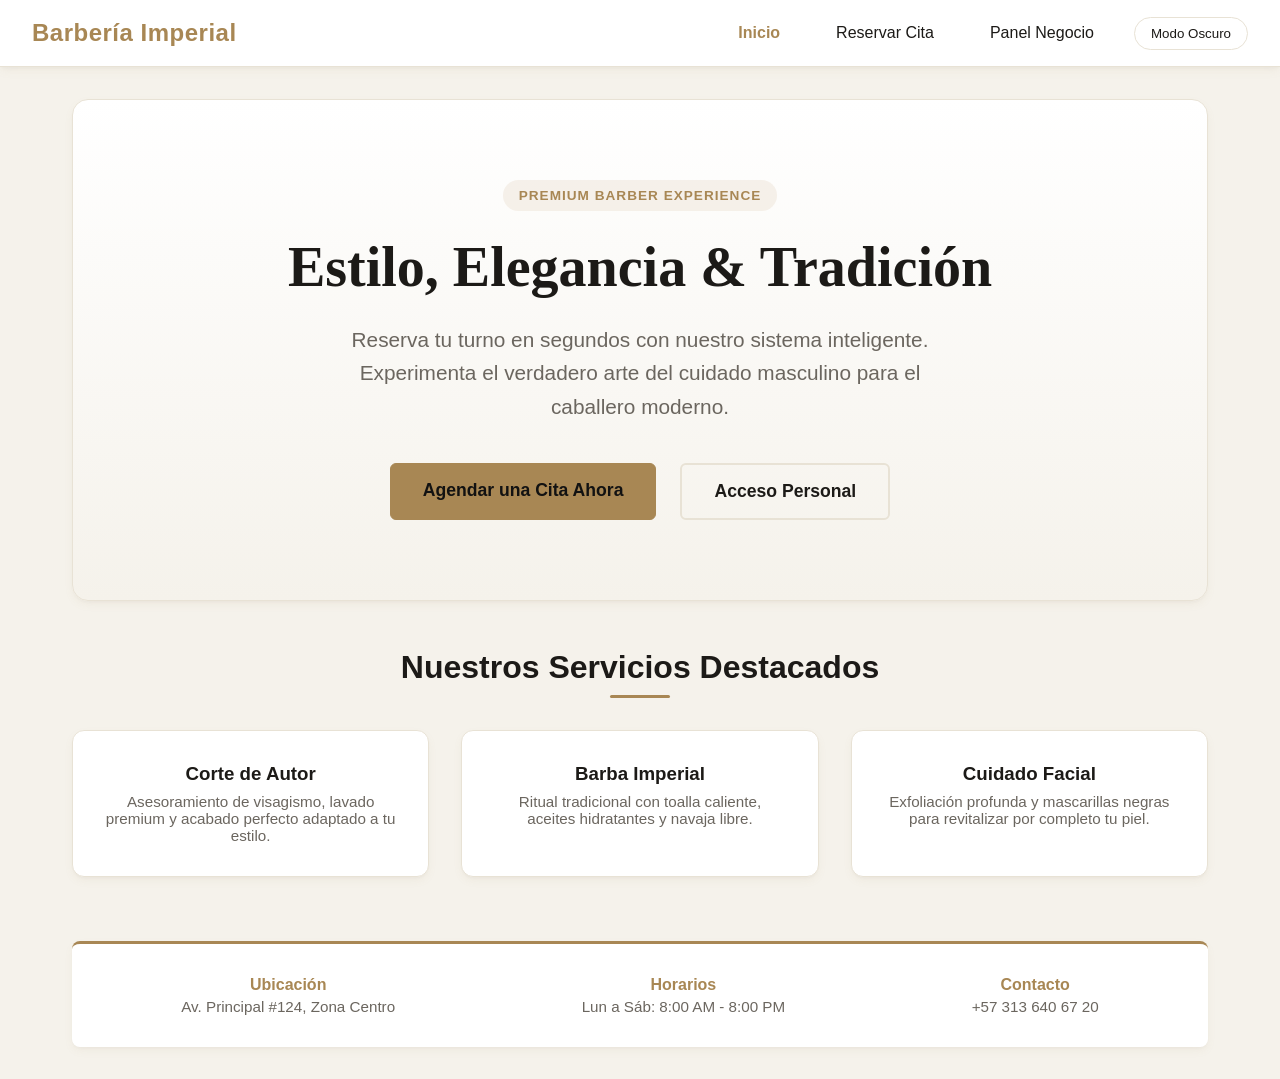
<file: index.html>
<!DOCTYPE html>
<html lang="es" data-theme="light">
<head>
    <meta charset="UTF-8">
    <meta name="viewport" content="width=device-width, initial-scale=1.0">
    <title>Barbería Imperial - Inicio</title>
    <link rel="stylesheet" href="style.css">
</head>
<body>
    <header>
        <div class="logo">Barbería Imperial</div>
        <nav>
            <a href="index.html" style="color:var(--accent); font-weight: bold;">Inicio</a>
            <a href="reservas.html">Reservar Cita</a>
            <a href="dashboard.html">Panel Negocio</a>
            <button id="theme-toggle-btn" class="theme-toggle">Modo Oscuro</button>
        </nav>
    </header>

    <main class="animate-fade">
        <section class="hero-section">
            <span class="hero-badge">Premium Barber Experience</span>
            <h1 style="font-size: 3.5rem; margin-bottom: 1.5rem; font-family: 'Georgia', serif; font-weight: 900;">
                Estilo, Elegancia & Tradición
            </h1>
            <p style="color: var(--text-secondary); font-size: 1.3rem; max-width: 650px; margin: 0 auto 2.5rem; line-height: 1.6;">
                Reserva tu turno en segundos con nuestro sistema inteligente. Experimenta el verdadero arte del cuidado masculino para el caballero moderno.
            </p>
            <div style="display: flex; gap: 1.5rem; justify-content: center; flex-wrap: wrap;">
                <a href="reservas.html" class="btn" style="font-size: 1.1rem; padding: 1rem 2rem;">Agendar una Cita Ahora</a>
                <a href="dashboard.html" class="btn-secondary" style="background-color: transparent; color: var(--text-primary); border: 2px solid var(--border); font-size: 1.1rem; padding: 1rem 2rem;">Acceso Personal</a>
            </div>
        </section>

        <section style="margin-bottom: 4rem;">
            <h2 class="section-title">Nuestros Servicios Destacados</h2>
            <div class="features-grid">
                <div class="feature-card">
                    <h3 style="margin-bottom: 0.5rem;">Corte de Autor</h3>
                    <p style="color: var(--text-secondary); font-size: 0.95rem;">Asesoramiento de visagismo, lavado premium y acabado perfecto adaptado a tu estilo.</p>
                </div class="feature-card">
                <div class="feature-card">
                    <h3 style="margin-bottom: 0.5rem;">Barba Imperial</h3>
                    <p style="color: var(--text-secondary); font-size: 0.95rem;">Ritual tradicional con toalla caliente, aceites hidratantes y navaja libre.</p>
                </div>
                <div class="feature-card">
                    <h3 style="margin-bottom: 0.5rem;">Cuidado Facial</h3>
                    <p style="color: var(--text-secondary); font-size: 0.95rem;">Exfoliación profunda y mascarillas negras para revitalizar por completo tu piel.</p>
                </div>
            </div>
        </section>

        <section style="margin-top: 2rem;">
            <div class="info-footer-box">
                <div class="info-item">
                    <h4>Ubicación</h4>
                    <p style="color: var(--text-secondary); font-size: 0.95rem;">Av. Principal #124, Zona Centro</p>
                </div>
                <div class="info-item">
                    <h4>Horarios</h4>
                    <p style="color: var(--text-secondary); font-size: 0.95rem;">Lun a Sáb: 8:00 AM - 8:00 PM</p>
                </div>
                <div class="info-item">
                    <h4>Contacto</h4>
                    <p style="color: var(--text-secondary); font-size: 0.95rem;">+57 313 640 67 20</p>
                </div>
            </div>
        </section>
    </main>

    <script src="script.js"></script>
</body>
</html>
</file>
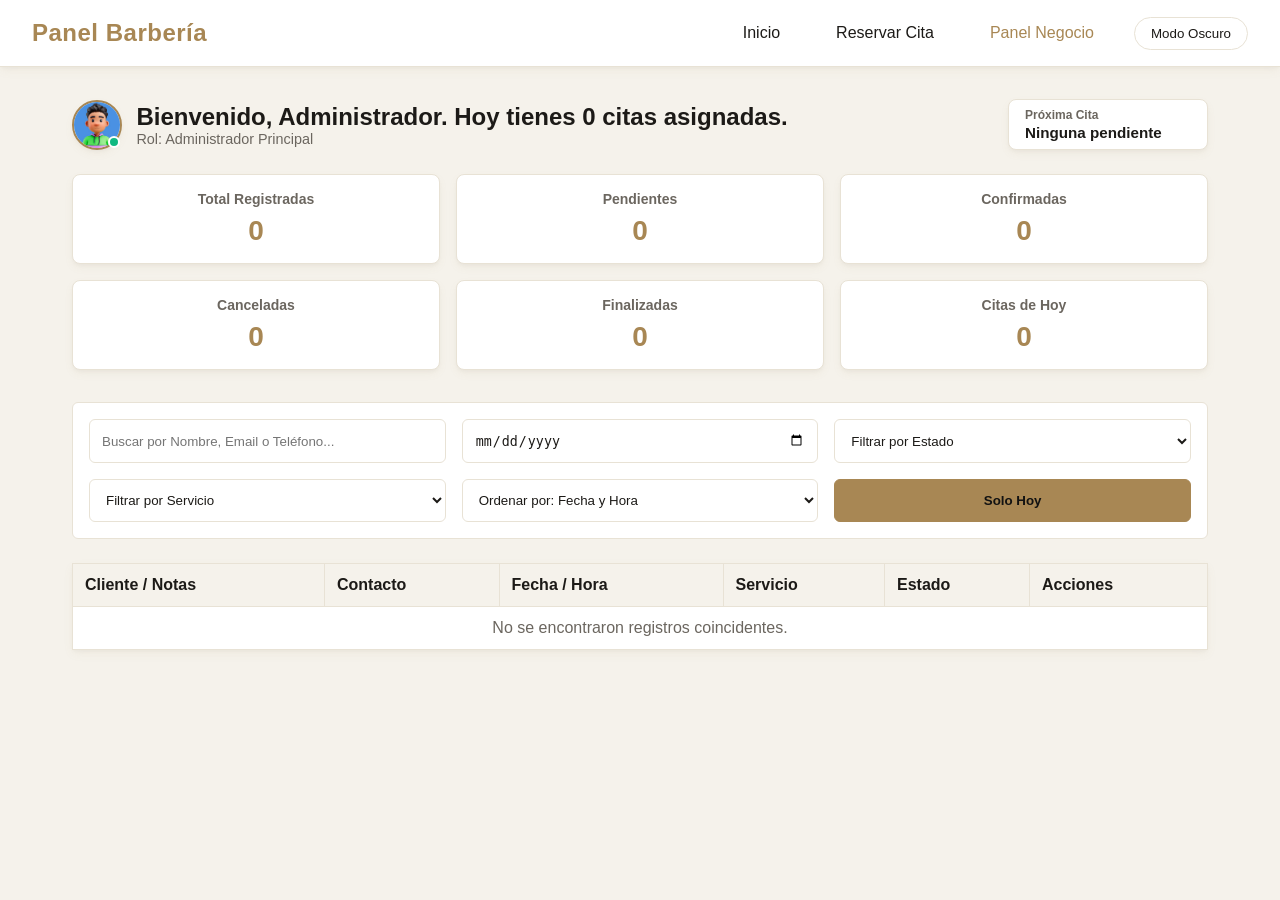
<file: dashboard.html>
<!DOCTYPE html>
<html lang="es" data-theme="light">
<head>
    <meta charset="UTF-8">
    <meta name="viewport" content="width=device-width, initial-scale=1.0">
    <title>Dashboard Técnico - Barbería Imperial</title>
    <link rel="stylesheet" href="style.css">
    <style>
        /* MODAL DE EDICIÓN AVANZADA (Criterio Diseño e Interactividad) */
        .modal-edit {
            display: none;
            position: fixed;
            top: 0; left: 0; width: 100%; height: 100%;
            background-color: rgba(0,0,0,0.6);
            backdrop-filter: blur(3px);
            justify-content: center;
            align-items: center;
            z-index: 2000;
        }
        .modal-edit-content {
            background-color: var(--card-bg);
            border: 1px solid var(--border);
            padding: 2rem;
            border-radius: 0.5rem;
            width: 100%;
            max-width: 500px;
            box-shadow: var(--shadow);
            animation: fadeIn 0.3s ease;
        }
        .modal-edit h3 {
            margin-top: 0;
            border-bottom: 2px solid var(--accent);
            padding-bottom: 0.5rem;
            margin-bottom: 1rem;
        }
    </style>
</head>
<body>
    <header>
        <div class="logo">Panel Barbería</div>
        <nav>
            <a href="index.html">Inicio</a>
            <a href="reservas.html">Reservar Cita</a>
            <a href="dashboard.html" style="color:var(--accent);">Panel Negocio</a>
            <button id="theme-toggle-btn" class="theme-toggle">Modo Oscuro</button>
        </nav>
    </header>

    <main class="animate-fade">
        <div style="display:flex; justify-content:space-between; align-items:center; margin-bottom:1.5rem; gap: 1rem; flex-wrap: wrap;">
            <div style="display: flex; align-items: center; gap: 0.9rem;">
                <div class="user-avatar-container">
                    <img src="[data-uri]" 
                    alt="Admin Profile" class="user-avatar-img">
                    <span class="user-online-status"></span>
                </div>
                <div>
                    <h2 id="welcome-message" style="margin: 0;">Bienvenido Administrativo</h2>
                    <div style="font-size:0.9rem; color:var(--text-secondary);">Rol: Administrador Principal</div>
                </div>
            </div>
            
            <div class="card" style="padding: 0.5rem 1rem; text-align: left; min-width: 200px;">
                <h3 style="font-size: 0.75rem; margin-bottom: 0.15rem; text-align: left;">Próxima Cita</h3>
                <p id="kpi-proxima" style="font-size: 0.95rem; margin: 0; color: var(--text-primary); font-weight: 600;">Ninguna</p>
            </div>
        </div>

        <div class="grid-cards">
            <div class="card"><h3>Total Registradas</h3><p id="kpi-total">0</p></div>
            <div class="card"><h3>Pendientes</h3><p id="kpi-pendiente">0</p></div>
            <div class="card"><h3>Confirmadas</h3><p id="kpi-confirmada">0</p></div>
            <div class="card"><h3>Canceladas</h3><p id="kpi-cancelada">0</p></div>
            <div class="card"><h3>Finalizadas</h3><p id="kpi-finalizada">0</p></div>
            <div class="card"><h3>Citas de Hoy</h3><p id="kpi-hoy">0</p></div>
        </div>

        <div class="filter-section">
            <input type="text" id="search-input" class="form-control" placeholder="Buscar por Nombre, Email o Teléfono...">
            <input type="date" id="filter-fecha" class="form-control">
            <select id="filter-estado" class="form-control">
                <option value="">Filtrar por Estado</option>
                <option value="Pendiente">Pendiente</option>
                <option value="Confirmada">Confirmada</option>
                <option value="Cancelada">Cancelada</option>
                <option value="Finalizada">Finalizada</option>
            </select>
            <select id="filter-servicio" class="form-control">
                <option value="">Filtrar por Servicio</option>
                <option value="Corte de Cabello Tradicional">Corte de Cabello Tradicional</option>
                <option value="Arreglo de Barba y Toalla Caliente">Arreglo de Barba y Toalla Caliente</option>
                <option value="Combo Imperial (Corte + Barba)">Combo Imperial (Corte + Barba)</option>
                <option value="Exfoliación Facial">Exfoliación Facial</option>
            </select>
            <select id="sort-by" class="form-control">
                <option value="fecha-hora">Ordenar por: Fecha y Hora</option>
                <option value="nombre">Ordenar por: Nombre (A-Z)</option>
            </select>
            <button id="btn-hoy-filter" class="btn" style="padding:0.5rem; cursor: pointer;">Solo Hoy</button>
        </div>

        <div class="table-container" style="margin-top: 1.5rem;">
            <table>
                <thead>
                    <tr>
                        <th>Cliente / Notas</th>
                        <th>Contacto</th>
                        <th>Fecha / Hora</th>
                        <th>Servicio</th>
                        <th>Estado</th>
                        <th>Acciones</th>
                    </tr>
                </thead>
                <tbody id="table-body"></tbody>
            </table>
        </div>
    </main>

    <div id="modal-edit-appointment" class="modal-edit">
        <div class="modal-edit-content">
            <h3>Reprogramar / Editar Cita</h3>
            <form id="edit-form">
                <input type="hidden" id="edit-id">
                <div class="form-group" style="margin-bottom:1rem;">
                    <label style="display:block; margin-bottom:0.3rem; font-size:0.9rem;">Nombre Completo *</label>
                    <input type="text" id="edit-nombre" class="form-control" style="width:100%;">
                </div>
                <div class="form-group" style="margin-bottom:1rem;">
                    <label style="display:block; margin-bottom:0.3rem; font-size:0.9rem;">Teléfono *</label>
                    <input type="text" id="edit-telefono" class="form-control" style="width:100%;">
                </div>
                <div class="form-group" style="margin-bottom:1rem;">
                    <label style="display:block; margin-bottom:0.3rem; font-size:0.9rem;">Correo Electrónico *</label>
                    <input type="email" id="edit-email" class="form-control" style="width:100%;">
                </div>
                <div class="form-group" style="margin-bottom:1rem;">
                    <label style="display:block; margin-bottom:0.3rem; font-size:0.9rem;">Fecha de la Cita *</label>
                    <input type="date" id="edit-fecha" class="form-control" style="width:100%;">
                </div>
                <div class="form-group" style="margin-bottom:1rem;">
                    <label style="display:block; margin-bottom:0.3rem; font-size:0.9rem;">Hora de la Cita *</label>
                    <input type="time" id="edit-hora" class="form-control" style="width:100%;">
                </div>
                <div class="form-group" style="margin-bottom:1rem;">
                    <label style="display:block; margin-bottom:0.3rem; font-size:0.9rem;">Servicio Solicitado *</label>
                    <select id="edit-servicio" class="form-control" style="width:100%;">
                        <option value="Corte de Cabello Tradicional">Corte de Cabello Tradicional</option>
                        <option value="Arreglo de Barba y Toalla Caliente">Arreglo de Barba y Toalla Caliente</option>
                        <option value="Combo Imperial (Corte + Barba)">Combo Imperial (Corte + Barba)</option>
                        <option value="Exfoliación Facial">Exfoliación Facial</option>
                    </select>
                </div>
                <div class="form-group" style="margin-bottom:1.5rem;">
                    <label style="display:block; margin-bottom:0.3rem; font-size:0.9rem;">Observaciones (Max 200 car.)</label>
                    <textarea id="edit-observaciones" class="form-control" style="width:100%; height:60px; resize:none;" maxlength="200"></textarea>
                </div>
                <div style="display:flex; justify-content:flex-end; gap:0.5rem;">
                    <button type="button" onclick="closeEditModal()" class="btn" style="background-color:var(--text-secondary); padding:0.5rem 1rem;">Cancelar</button>
                    <button type="submit" class="btn" style="padding:0.5rem 1rem;">Guardar Cambios</button>
                </div>
            </form>
        </div>
    </div>

    <script src="script.js"></script>
    <script>
        let showOnlyToday = false;

        function updateDashboard() {
            const citas = getCitas();
            const ahora = new Date();
            const hoyStr = ahora.toISOString().split('T')[0];

            document.getElementById('kpi-total').textContent = citas.length;
            document.getElementById('kpi-pendiente').textContent = citas.filter(c => c.estado === 'Pendiente').length;
            document.getElementById('kpi-confirmada').textContent = citas.filter(c => c.estado === 'Confirmada').length;
            document.getElementById('kpi-cancelada').textContent = citas.filter(c => c.estado === 'Cancelada').length;
            document.getElementById('kpi-finalizada').textContent = citas.filter(c => c.estado === 'Finalizada').length;
            
            const deHoy = citas.filter(c => c.fecha === hoyStr);
            document.getElementById('kpi-hoy').textContent = deHoy.length;

            document.getElementById('welcome-message').textContent = `Bienvenido, Administrador. Hoy tienes ${deHoy.length} citas asignadas.`;

            const proximas = citas
                .filter(c => c.estado !== 'Cancelada' && c.estado !== 'Finalizada')
                .filter(c => new Date(c.fecha + 'T' + c.hora) >= ahora)
                .sort((a, b) => new Date(a.fecha + 'T' + a.hora) - new Date(b.fecha + 'T' + b.hora));

            const kpiProxima = document.getElementById('kpi-proxima');
            if (proximas.length > 0) {
                kpiProxima.innerHTML = `<strong>${proximas[0].nombre}</strong> (${proximas[0].hora})`;
            } else {
                kpiProxima.textContent = "Ninguna pendiente";
            }

            const searchVal = document.getElementById('search-input').value.toLowerCase();
            const filterFecha = document.getElementById('filter-fecha').value;
            const filterEstado = document.getElementById('filter-estado').value;
            const filterServicio = document.getElementById('filter-servicio').value;

            const filtered = citas.filter(c => {
                const matchSearch = c.nombre.toLowerCase().includes(searchVal) || c.email.toLowerCase().includes(searchVal) || c.telefono.includes(searchVal);
                const matchFecha = filterFecha ? c.fecha === filterFecha : true;
                const matchEstado = filterEstado ? c.estado === filterEstado : true;
                const matchServicio = filterServicio ? c.servicio === filterServicio : true;
                const matchTodayOnly = showOnlyToday ? c.fecha === hoyStr : true;

                return matchSearch && matchFecha && matchEstado && matchServicio && matchTodayOnly;
            });

            const sortBy = document.getElementById('sort-by').value;
            if (sortBy === 'nombre') {
                filtered.sort((a, b) => a.nombre.localeCompare(b.nombre));
            } else {
                filtered.sort((a, b) => new Date(a.fecha + 'T' + a.hora) - new Date(b.fecha + 'T' + b.hora));
            }

            const tbody = document.getElementById('table-body');
            tbody.innerHTML = '';

            if(filtered.length === 0) {
                tbody.innerHTML = `<tr><td colspan="6" style="text-align:center; color:var(--text-secondary);">No se encontraron registros coincidentes.</td></tr>`;
                return;
            }

            filtered.forEach(c => {
                const tr = document.createElement('tr');
                tr.className = 'animate-fade';
                tr.innerHTML = `
                    <td>
                        <strong>${c.nombre}</strong><br>
                        <small style="color:var(--text-secondary);">${c.observaciones || 'Sin comentarios'}</small>
                    </td>
                    <td>
                        ${c.telefono}<br>
                        <small>${c.email}</small>
                    </td>
                    <td>
                        ${c.fecha}<br>
                        <strong>${c.hora}</strong>
                    </td>
                    <td>${c.servicio}</td>
                    <td>
                        <select onchange="changeStatus('${c.id}', this.value)" class="badge ${c.estado}">
                            <option value="Pendiente" ${c.estado === 'Pendiente' ? 'selected' : ''}>Pendiente</option>
                            <option value="Confirmada" ${c.estado === 'Confirmada' ? 'selected' : ''}>Confirmada</option>
                            <option value="Cancelada" ${c.estado === 'Cancelada' ? 'selected' : ''}>Cancelada</option>
                            <option value="Finalizada" ${c.estado === 'Finalizada' ? 'selected' : ''}>Finalizada</option>
                        </select>
                    </td>
                    <td>
                        <button onclick="editAppointment('${c.id}')" class="btn" style="padding:0.25rem 0.5rem; font-size:0.8rem; background-color:#3b82f6;">Editar</button>
                        <button onclick="deleteAppointment('${c.id}')" class="btn" style="padding:0.25rem 0.5rem; font-size:0.8rem; background-color:var(--toast-error);">Eliminar</button>
                    </td>
                `;
                tbody.appendChild(tr);
            });
        }

        function changeStatus(id, newStatus) {
            const citas = getCitas();
            const index = citas.findIndex(c => c.id === id);
            if(index !== -1) {
                citas[index].estado = newStatus;
                saveCitas(citas);
                showToast("Estado modificado exitosamente.", "success");
                updateDashboard();
            }
        }

        function deleteAppointment(id) {
            if(confirm("¿Está seguro de que desea eliminar permanentemente esta cita?")) {
                let citas = getCitas();
                citas = citas.filter(c => c.id !== id);
                saveCitas(citas);
                showToast("Cita eliminada del sistema.", "success");
                updateDashboard();
            }
        }

        /* LOGICA DE EDICIÓN AVANZADA MEDIANTE FORMULARIO COMPLETO */
        function editAppointment(id) {
            const citas = getCitas();
            const appointment = citas.find(c => c.id === id);
            if (appointment) {
                document.getElementById('edit-id').value = appointment.id;
                document.getElementById('edit-nombre').value = appointment.nombre;
                document.getElementById('edit-telefono').value = appointment.telefono;
                document.getElementById('edit-email').value = appointment.email;
                document.getElementById('edit-fecha').value = appointment.fecha;
                document.getElementById('edit-hora').value = appointment.hora;
                document.getElementById('edit-servicio').value = appointment.servicio;
                document.getElementById('edit-observaciones').value = appointment.observaciones || '';
                
                document.getElementById('modal-edit-appointment').style.display = 'flex';
            }
        }

        function closeEditModal() {
            document.getElementById('modal-edit-appointment').style.display = 'none';
        }

        document.getElementById('edit-form').addEventListener('submit', function(e) {
            e.preventDefault();
            
            const id = document.getElementById('edit-id').value;
            const nombre = document.getElementById('edit-nombre').value.trim();
            const telefono = document.getElementById('edit-telefono').value.trim();
            const email = document.getElementById('edit-email').value.trim();
            const fecha = document.getElementById('edit-fecha').value;
            const hora = document.getElementById('edit-hora').value;
            const servicio = document.getElementById('edit-servicio').value;
            const observaciones = document.getElementById('edit-observaciones').value.trim();

            // RE-VALIDACIONES ESTRICTAS (Mismo motor de reservas.html)
            if (!nombre || !telefono || !email || !fecha || !hora || !servicio) {
                showToast("Error: No se permiten campos obligatorios vacíos.", "error");
                return;
            }
            if (nombre.length < 3 || !/^[a-zA-ZáéíóúÁÉÍÓÚñÑ\s]+$/.test(nombre)) {
                showToast("El nombre debe poseer mínimo 3 caracteres (solo letras).", "error");
                return;
            }
            if (!/^\d+$/.test(telefono)) {
                showToast("El teléfono debe poseer únicamente valores numéricos.", "error");
                return;
            }
            if (!/^[^\s@]+@[^\s@]+\.[^\s@]+$/.value && !/^[^\s@]+@[^\s@]+\.[^\s@]+$/.test(email)) {
                showToast("El correo electrónico ingresado no posee un formato correcto.", "error");
                return;
            }

            const ahora = new Date();
            const hoyStr = ahora.toISOString().split('T')[0];
            if (fecha < hoyStr) {
                showToast("La fecha seleccionada no puede ser previa al día actual.", "error");
                return;
            }

            if (hora < "08:00" || hora > "20:00") {
                showToast("Establecimiento cerrado. Horario de atención: 08:00 AM a 08:00 PM.", "error");
                return;
            }

            const citas = getCitas();
            
            // Validar cruces excluyendo la propia cita actual que se edita
            const duplicadoHora = citas.find(c => c.id !== id && c.fecha === fecha && c.hora === hora && c.estado !== 'Cancelada');
            if (duplicadoHora) {
                showToast("Conflicto de horario: Esa hora ya está ocupada por otro cliente.", "error");
                return;
            }

            const duplicadoCliente = citas.find(c => c.id !== id && c.email === email && c.fecha === fecha && c.hora === hora);
            if (duplicadoCliente) {
                showToast("Conflicto: Este cliente ya tiene otra cita registrada a esa misma hora.", "error");
                return;
            }

            // Solicitar confirmación previa (Criterio 13 Validaciones)
            if (confirm("¿Está completamente seguro de que desea aplicar y guardar estos cambios en la cita?")) {
                const index = citas.findIndex(c => c.id === id);
                if (index !== -1) {
                    citas[index].nombre = nombre;
                    citas[index].telefono = telefono;
                    citas[index].email = email;
                    citas[index].fecha = fecha;
                    citas[index].hora = hora;
                    citas[index].servicio = servicio;
                    citas[index].observaciones = observaciones;

                    saveCitas(citas);
                    showToast("Cita editada y reprogramada con éxito.", "success");
                    closeEditModal();
                    updateDashboard();
                }
            }
        });

        document.getElementById('search-input').addEventListener('input', updateDashboard);
        document.getElementById('filter-fecha').addEventListener('change', updateDashboard);
        document.getElementById('filter-estado').addEventListener('change', updateDashboard);
        document.getElementById('filter-servicio').addEventListener('change', updateDashboard);
        document.getElementById('sort-by').addEventListener('change', updateDashboard);
        
        document.getElementById('btn-hoy-filter').addEventListener('click', function() {
            showOnlyToday = !showOnlyToday;
            this.classList.toggle('btn-active', showOnlyToday);
            updateDashboard();
        });

        window.onload = updateDashboard;
    </script>
</body>
</html>
</file>
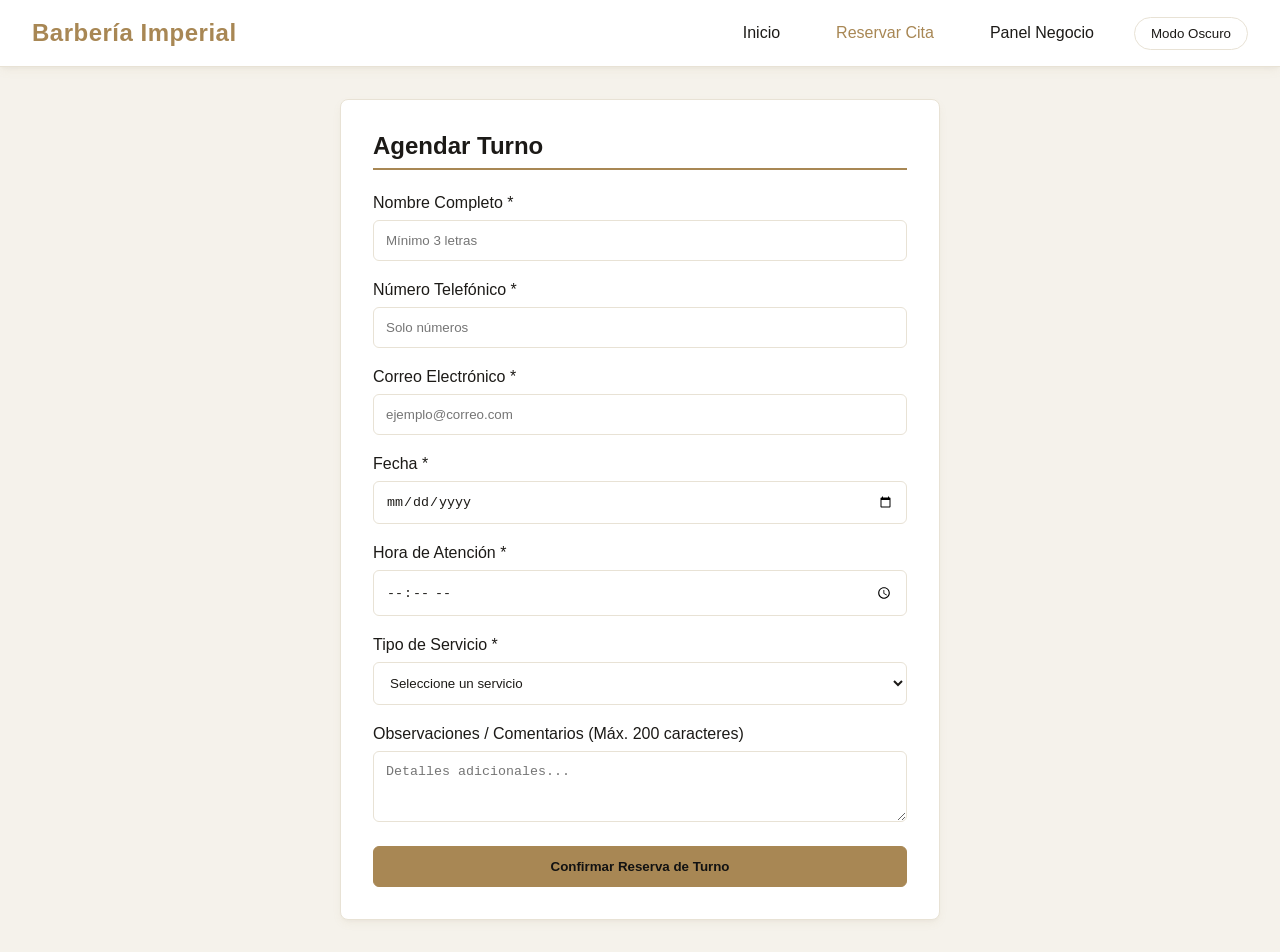
<file: reservas.html>
<!DOCTYPE html>
<html lang="es" data-theme="light">
<head>
    <meta charset="UTF-8">
    <meta name="viewport" content="width=device-width, initial-scale=1.0">
    <title>Solicitud de Cita - Barbería Imperial</title>
    <link rel="stylesheet" href="style.css">
    <style>
        .container-box { background-color: var(--card-bg); border: 1px solid var(--border); padding: 2rem; border-radius: 0.5rem; max-width: 600px; margin: 0 auto; box-shadow: var(--shadow); }
    </style>
</head>
<body>
    <header>
        <div class="logo">Barbería Imperial</div>
        <nav>
            <a href="index.html">Inicio</a>
            <a href="reservas.html" style="color:var(--accent);">Reservar Cita</a>
            <a href="dashboard.html">Panel Negocio</a>
            <button id="theme-toggle-btn" class="theme-toggle">Modo Oscuro</button>
        </nav>
    </header>

    <main class="animate-fade">
        <div class="container-box">
            <h2 style="margin-bottom: 1.5rem; border-bottom: 2px solid var(--accent); padding-bottom: 0.5rem;">Agendar Turno</h2>
            <form id="appointment-form" novalidate>
                <div class="form-group">
                    <label>Nombre Completo *</label>
                    <input type="text" id="nombre" class="form-control" placeholder="Mínimo 3 letras" required>
                </div>
                <div class="form-group">
                    <label>Número Telefónico *</label>
                    <input type="tel" id="telefono" class="form-control"  maxlength="10" placeholder="Solo números" required>
                </div>
                <div class="form-group">
                    <label>Correo Electrónico *</label>
                    <input type="email" id="email" class="form-control" placeholder="ejemplo@correo.com" required>
                </div>
                <div class="form-group">
                    <label>Fecha *</label>
                    <input type="date" id="fecha" class="form-control" required>
                </div>
                <div class="form-group">
                    <label>Hora de Atención *</label>
                    <input type="time" id="hora" class="form-control" required>
                </div>
                <div class="form-group">
                    <label>Tipo de Servicio *</label>
                    <select id="servicio" class="form-control" required>
                        <option value="">Seleccione un servicio</option>
                        <option value="Corte de Cabello Tradicional">Corte de Cabello Tradicional</option>
                        <option value="Arreglo de Barba y Toalla Caliente">Arreglo de Barba y Toalla Caliente</option>
                        <option value="Combo Imperial (Corte + Barba)">Combo Imperial (Corte + Barba)</option>
                        <option value="Exfoliación Facial">Exfoliación Facial</option>
                    </select>
                </div>
                <div class="form-group">
                    <label>Observaciones / Comentarios (Máx. 200 caracteres)</label>
                    <textarea id="observaciones" class="form-control" rows="3" maxlength="200" placeholder="Detalles adicionales..."></textarea>
                </div>
                <button type="submit" class="btn" style="width: 100%;">Confirmar Reserva de Turno</button>
            </form>
        </div>
    </main>

    <script src="script.js"></script>
    <script>
        document.getElementById('appointment-form').addEventListener('submit', function(e) {
            e.preventDefault();
            
            const nombre = document.getElementById('nombre').value.trim();
            const telefono = document.getElementById('telefono').value.trim();
            const email = document.getElementById('email').value.trim();
            const fecha = document.getElementById('fecha').value;
            const hora = document.getElementById('hora').value;
            const servicio = document.getElementById('servicio').value;
            const observaciones = document.getElementById('observaciones').value.trim();

            // 1. Campos Vacíos
            if (!nombre || !telefono || !email || !fecha || !hora || !servicio) {
                showToast("Por favor complete todos los campos obligatorios.", "error");
                return;
            }

            // 2. Validación de Nombre
            if (nombre.length < 3) {
                showToast("El nombre debe tener al menos 3 caracteres.", "error");
                return;
            }
            if (!/^[a-zA-ZáéíóúÁÉÍÓÚñÑ\s]+$/.test(nombre)) {
                showToast("El nombre solo puede contener letras y espacios.", "error");
                return;
            }

            // 3. Validación de Teléfono
            if (!/^\d+$/.test(telefono)) {
                showToast("El teléfono debe contener únicamente números.", "error");
                return;
            }

            // 4. Validación de Correo
            if (!/^[^\s@]+@[^\s@]+\.[^\s@]+$/.test(email)) {
                showToast("Por favor ingrese un correo electrónico válido.", "error");
                return;
            }

            // 5. Validación de Fecha no anterior a hoy
            const hoy = new Date();
            hoy.setHours(0,0,0,0);
            const fechaSeleccionada = new Date(fecha + 'T00:00:00');
            if (fechaSeleccionada < hoy) {
                showToast("La fecha de la cita no puede ser anterior al día de hoy.", "error");
                return;
            }

            // 6. Validación de Horario (Ej: 08:00 a 20:00)
            const horaInt = parseInt(hora.split(':')[0]);
            if (horaInt < 8 || horaInt >= 20) {
                showToast("El horario permitido de la barbería es de 08:00 AM a 08:00 PM.", "error");
                return;
            }

            // Control de duplicados en LocalStorage
            const citas = getCitas();
            
            // Conflicto 1: Cita duplicada exacta en fecha y hora
            const duplicadoHora = citas.find(c => c.fecha === fecha && c.hora === hora && c.estado !== 'Cancelar');
            if (duplicadoHora) {
                showToast("Conflicto de horario: Esa hora ya se encuentra agendada.", "error");
                return;
            }

            // Conflicto 2: Mismo cliente a la misma hora
            const duplicadoCliente = citas.find(c => c.email === email && c.fecha === fecha && c.hora === hora);
            if (duplicadoCliente) {
                showToast("Ya posees una cita registrada para este mismo día y hora.", "error");
                return;
            }

            // Guardar si supera las validaciones obligatorias y avanzadas
            if (confirm("¿Está seguro de que desea confirmar la reserva?")) {
                const nuevaCita = {
                    id: 'ID-' + Math.floor(Math.random() * 100000),
                    nombre, telefono, email, fecha, hora, servicio, observaciones,
                    estado: 'Pendiente'
                };
                citas.push(nuevaCita);
                saveCitas(citas);
                showToast("¡Cita registrada correctamente!", "success");
                this.reset();
            }
        });
    </script>
</body>
</html>
</file>
<file: style.css>
/* ==========================================================================
   VARIABLES DE DISEÑO: PALETA IMPERIAL LUXURY
   ========================================================================== */
:root {
    /* Modo Claro Vintage Premium */
    --bg-primary: #FDFBF7;       /* Fondo crema sutil, estilo barbería clásica */
    --bg-secondary: #F5F2EB;     /* Contraste suave para el body */
    --card-bg: #FFFFFF;          /* Fondo blanco puro para tarjetas */
    --text-primary: #1C1A17;     /* Marrón oscuro/negro orgánico */
    --text-secondary: #6B665F;   /* Gris cálido tipográfico */
    --accent: #A88754;           /* Oro Viejo / Bronce */
    --accent-hover: #8C6D40;     /* Oro atenuado al pasar el cursor */
    --border: #E8E2D5;           /* Líneas sutiles cremas */
    --shadow: 0 4px 10px -1px rgba(168, 135, 84, 0.08), 0 2px 4px -1px rgba(0, 0, 0, 0.04);
    --toast-success: #10B981;
    --toast-error: #EF4444;
}

[data-theme="dark"] {
    /* Modo Oscuro Premium Elite */
    --bg-primary: #121212;       /* Negro grafito mate */
    --bg-secondary: #181818;     /* Fondo de la app general */
    --card-bg: #1F1F1F;          /* Superficie de tarjetas y tablas */
    --text-primary: #F4F4F6;     /* Blanco suavizado de alta gama */
    --text-secondary: #9A9A9F;   /* Gris platino descriptor */
    --accent: #C5A880;           /* Oro Champagne brillante */
    --accent-hover: #A38760;     /* Variación de oro oscuro */
    --border: rgba(197, 168, 128, 0.18); /* Bordes oscuros con destello dorado sutil */
    --shadow: 0 10px 25px -5px rgba(0, 0, 0, 0.5);
}

/* ==========================================================================
   RESET & ESTILOS GLOBALES
   ========================================================================== */
* {
    margin: 0;
    padding: 0;
    box-sizing: border-box;
    transition: background-color 0.3s ease, color 0.3s ease, border-color 0.3s ease, box-shadow 0.3s ease;
}

body {
    font-family: 'Segoe UI', Arial, sans-serif;
    background-color: var(--bg-secondary);
    color: var(--text-primary);
    min-height: 100vh;
    display: flex;
    flex-direction: column;
}

header {
    background-color: var(--card-bg);
    border-bottom: 1px solid var(--border);
    padding: 1rem 2rem;
    display: flex;
    justify-content: space-between;
    align-items: center;
    box-shadow: var(--shadow);
}

.logo {
    font-size: 1.5rem;
    font-weight: bold;
    color: var(--accent);
    display: flex;
    align-items: center;
    gap: 0.5rem;
    letter-spacing: 0.5px;
}

nav {
    display: flex;
    gap: 1.5rem;
    align-items: center;
}

nav a {
    color: var(--text-primary);
    text-decoration: none;
    font-weight: 500;
    padding: 0.5rem 1rem;
    border-radius: 0.25rem;
}

nav a:hover {
    background-color: var(--bg-secondary);
    color: var(--accent);
}

.theme-toggle {
    background: none;
    border: 1px solid var(--border);
    color: var(--text-primary);
    padding: 0.5rem 1rem;
    border-radius: 20px;
    cursor: pointer;
    font-weight: 500;
}

.theme-toggle:hover {
    border-color: var(--accent);
    color: var(--accent);
    background-color: var(--bg-secondary);
}

main {
    flex: 1;
    padding: 2rem;
    max-width: 1200px;
    margin: 0 auto;
    width: 100%;
}

/* ==========================================================================
   COMPONENTES ATÓMICOS (BOTONES & FORMULARIOS)
   ========================================================================== */
.btn {
    background-color: var(--accent);
    color: #121212 !important; /* Forzar legibilidad: texto oscuro sobre fondo oro */
    border: 1px solid var(--accent);
    padding: 0.75rem 1.5rem;
    border-radius: 0.375rem;
    cursor: pointer;
    font-weight: 600;
    text-decoration: none;
    display: inline-block;
    text-align: center;
}

.btn:hover {
    background-color: transparent;
    color: var(--accent) !important;
    transform: translateY(-2px);
    box-shadow: var(--shadow);
}

/* Estado activo del botón "Solo hoy" (Dashboard Fix) */
.btn-active {
    background-color: var(--text-primary) !important;
    color: var(--card-bg) !important;
    border-color: var(--text-primary) !important;
}

.form-group {
    margin-bottom: 1.25rem;
}

.form-group label {
    display: block;
    margin-bottom: 0.5rem;
    font-weight: 500;
}

.form-control {
    width: 100%;
    padding: 0.75rem;
    border: 1px solid var(--border);
    background-color: var(--card-bg);
    color: var(--text-primary);
    border-radius: 0.375rem;
}

.form-control:focus {
    outline: none;
    border-color: var(--accent);
    box-shadow: 0 0 0 3px rgba(197, 168, 128, 0.2);
}

/* ==========================================================================
   BOTÓN SECUNDARIO (ACCESO PERSONAL) - FIX MODO OSCURO
   ========================================================================== */
.btn-secondary {
    background-color: transparent;
    color: var(--text-primary); /* Usa el color de texto adaptativo de la app */
    border: 1px solid var(--accent); /* Borde dorado elegante */
    padding: 0.75rem 1.5rem;
    border-radius: 0.375rem;
    cursor: pointer;
    font-weight: 600;
    text-decoration: none;
    display: inline-block;
    text-align: center;
    transition: all 0.3s ease;
}

.btn-secondary:hover {
    background-color: var(--accent);
    color: #121212 !important; /* Se vuelve dorado con letras oscuras al pasar el mouse */
    transform: translateY(-2px);
    box-shadow: var(--shadow);
}

/* Forzar visibilidad perfecta en el modo oscuro */
[data-theme="dark"] .btn-secondary {
    color: var(--accent); /* En modo oscuro, el texto se ilumina en dorado */
    border-color: rgba(197, 168, 128, 0.4); /* Borde un poco más visible */
}

[data-theme="dark"] .btn-secondary:hover {
    color: #121212 !important;
    background-color: var(--accent);
}

/* ==========================================================================
   ESTILOS ESPECÍFICOS DEL INDEX (VISTA PÚBLICA)
   ========================================================================== */
.hero-section {
    padding: 5rem 1rem;
    text-align: center;
    background: linear-gradient(180deg, var(--card-bg) 0%, var(--bg-secondary) 100%);
    border-radius: 1rem;
    margin-bottom: 3rem;
    box-shadow: var(--shadow);
    border: 1px solid var(--border);
}

.hero-badge {
    display: inline-block;
    background-color: rgba(197, 168, 128, 0.15);
    color: var(--accent);
    padding: 0.5rem 1rem;
    border-radius: 2rem;
    font-size: 0.85rem;
    font-weight: bold;
    text-transform: uppercase;
    letter-spacing: 1px;
    margin-bottom: 1.5rem;
}

.section-title {
    text-align: center;
    font-size: 2rem;
    margin-bottom: 2rem;
    position: relative;
    padding-bottom: 0.75rem;
}

.section-title::after {
    content: '';
    position: absolute;
    bottom: 0;
    left: 50%;
    transform: translateX(-50%);
    width: 60px;
    height: 3px;
    background-color: var(--accent);
    border-radius: 2px;
}

.features-grid {
    display: grid;
    grid-template-columns: repeat(auto-fit, minmax(280px, 1fr));
    gap: 2rem;
    margin-bottom: 4rem;
}

.feature-card {
    background-color: var(--card-bg);
    border: 1px solid var(--border);
    padding: 2rem;
    border-radius: 0.75rem;
    text-align: center;
    box-shadow: var(--shadow);
    transition: transform 0.3s ease, box-shadow 0.3s ease, border-color 0.3s ease;
}

.feature-card:hover {
    transform: translateY(-5px);
    box-shadow: var(--shadow);
    border-color: var(--accent);
}

.feature-icon {
    font-size: 2.5rem;
    margin-bottom: 1rem;
    display: inline-block;
}

.info-footer-box {
    background-color: var(--card-bg);
    border-top: 3px solid var(--accent);
    padding: 2rem;
    border-radius: 0.5rem;
    display: flex;
    flex-wrap: wrap;
    justify-content: space-around;
    gap: 2rem;
    box-shadow: var(--shadow);
    text-align: center;
}

.info-item h4 {
    color: var(--accent);
    margin-bottom: 0.25rem;
}

/* ==========================================================================
   ESTILOS ESPECÍFICOS DEL DASHBOARD (VISTA INTERNA)
   ========================================================================== */
.grid-cards { 
    display: grid; 
    grid-template-columns: repeat(3, minmax(0, 1fr));
    gap: 1rem; 
    margin-bottom: 2rem; 
}

.card { 
    background-color: var(--card-bg); 
    border: 1px solid var(--border); 
    padding: 1rem; 
    border-radius: 0.5rem; 
    text-align: center; 
    box-shadow: var(--shadow); 
    transition: transform 0.2s ease, box-shadow 0.2s ease;
}

.card:hover {
    transform: translateY(-3px);
    box-shadow: var(--shadow);
}

.card h3 { 
    font-size: 0.875rem; 
    color: var(--text-secondary); 
    margin-bottom: 0.5rem; 
}

.card p { 
    font-size: 1.75rem; 
    font-weight: bold; 
    color: var(--accent); 
}

.filter-section { 
    display: grid; 
    grid-template-columns: repeat(3, minmax(0, 1fr));
    gap: 1rem; 
    margin-bottom: 1.5rem; 
    background: var(--card-bg); 
    padding: 1rem; 
    border-radius: 0.375rem; 
    border: 1px solid var(--border); 
}

/* Tablas Administrativas */
table { 
    width: 100%; 
    border-collapse: collapse; 
    background-color: var(--card-bg); 
    margin-top: 1rem; 
    box-shadow: var(--shadow); 
}

th, td { 
    padding: 0.75rem; 
    border: 1px solid var(--border); 
    text-align: left; 
    vertical-align: middle; 
}

th { 
    background-color: var(--bg-secondary); 
    font-weight: bold; 
    color: var(--text-primary);
}

/* Badges de Estados */
.badge { 
    padding: 0.25rem 0.5rem; 
    border-radius: 0.25rem; 
    font-size: 0.75rem; 
    font-weight: bold; 
    border: none; 
    cursor: pointer; 
}

/* Colores de badges suavizados para encajar con el diseño de lujo */
.Pendiente { background: #FEF3C7; color: #D97706; }
.Confirmada { background: #D1FAE5; color: #059669; }
.Cancelada { background: #FEE2E2; color: #DC2626; }
.Finalizada { background: #E0F2FE; color: #0284C7; }

/* ==========================================================================
   ESTILOS DEL AVATAR DE USUARIO (Criterio 3 de Diseño)
   ========================================================================== */
.user-avatar-container {
    position: relative;
    width: 50px;
    height: 50px;
    flex-shrink: 0; /* Evita que el contenedor se aplaste en pantallas móviles */
}

.user-avatar-img {
    width: 100%;
    height: 100%;
    border-radius: 50%; /* Hace la foto completamente circular */
    object-fit: cover;  /* Evita que la imagen se estire o se deforme */
    border: 2px solid var(--accent); /* Le da un borde dorado Imperial */
    box-shadow: var(--shadow);
}

/* Indicador en verde de usuario activo en línea */
.user-online-status {
    position: absolute;
    bottom: 2px;
    right: 2px;
    width: 12px;
    height: 12px;
    background-color: #10B981; /* Verde esmeralda */
    border: 2px solid var(--card-bg); /* Contorno para resaltar */
    border-radius: 50%;
}

/* ==========================================================================
   ANIMACIONES & TOASTS
   ========================================================================== */
@keyframes fadeIn {
    from { opacity: 0; transform: translateY(10px); }
    to { opacity: 1; transform: translateY(0); }
}

@keyframes fadeOut {
    from { opacity: 1; transform: scale(1); }
    to { opacity: 0; transform: scale(0.9); }
}

.animate-fade {
    animation: fadeIn 0.4s ease forwards;
}

#toast-container {
    position: fixed;
    bottom: 20px;
    right: 20px;
    z-index: 1000;
    display: flex;
    flex-direction: column;
    gap: 10px;
}

.toast {
    padding: 1rem 1.5rem;
    border-radius: 0.375rem;
    color: white;
    font-weight: 500;
    box-shadow: 0 10px 15px -3px rgba(0,0,0,0.3);
    animation: fadeIn 0.3s ease;
    min-width: 250px;
}

.toast.success { background-color: var(--toast-success); }
.toast.error { background-color: var(--toast-error); }

/* ==========================================================================
   DISEÑO RESPONSIVE (Criterio 9 Diseño e Interactividad)
   ========================================================================== */

/* Para Tablets y pantallas medianas (Menos de 768px) */
@media (max-width: 768px) {
    header {
        flex-direction: column;
        gap: 1rem;
        text-align: center;
        padding: 1rem;
    }

    nav {
        flex-wrap: wrap;
        justify-content: center;
        gap: 0.75rem;
    }

    .grid-cards {
        grid-template-columns: repeat(2, 1fr); /* Reducir KPIs a 2 columnas */
    }

    .filter-section {
        flex-direction: column;
        align-items: stretch;
    }

    .filter-section > * {
        width: 100% !important;
    }
}

/* Para Celulares (Menos de 480px) */
@media (max-width: 480px) {
    .grid-cards {
                grid-template-columns: repeat(2, minmax(0, 1fr));
    }

    h1 {
        font-size: 2.2rem !important; /* Achicar el título del home */
    }

    /* Hacer la tabla adaptable ocultando campos menos críticos o permitiendo scroll */
    table {
        display: block;
        overflow-x: auto;
        white-space: nowrap;
    }
    
    .container-box {
        padding: 1rem;
    }
}
</file>
